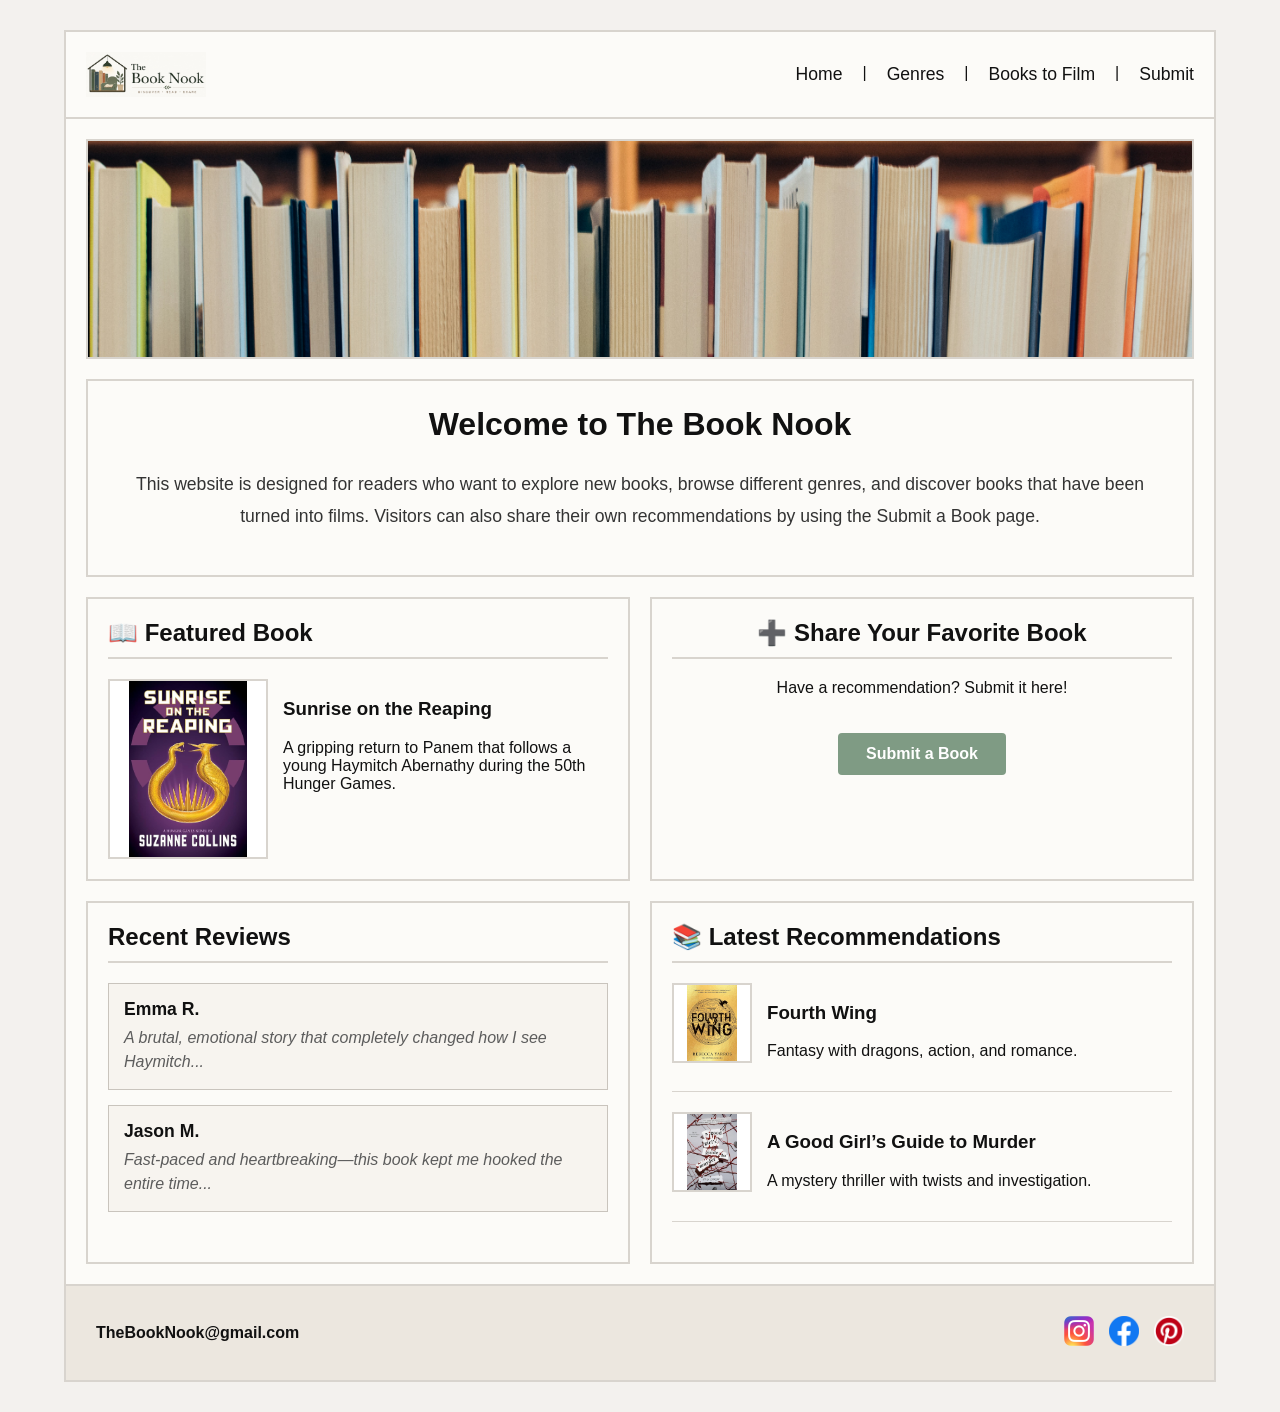
<file: index.html>
<!DOCTYPE html>
<html lang="en">
<head>
    <meta charset="UTF-8">
    <meta name="viewport" content="width=device-width, initial-scale=1.0">
    <title>TheBookNook :: Genres</title>
    <link rel="stylesheet" href="style.css">
</head>

<body>
<div id="wrapper">

    <header>
        <div class="logo">
    <a href="index.html">
        <img src="logo.jpeg" alt="The Book Nook logo">
    </a>
</div>

        <nav>
            <ul>
                <li><a href="index.html">Home</a></li>
                <li>|</li>
                <li><a href="genres.html">Genres</a></li>
                <li>|</li>
                <li><a href="books-to-film.html">Books to Film</a></li>
                <li>|</li>
                <li><a href="submit.html">Submit</a></li>
            </ul>
        </nav>
    </header>

    <div class="banner">
        <img src="main.jpg" alt="Book banner">
    </div>

    <section class="welcome">
        <h2>Welcome to The Book Nook</h2>
        <p>
            This website is designed for readers who want to explore new books, browse different
            genres, and discover books that have been turned into films. Visitors can also share
            their own recommendations by using the Submit a Book page.
        </p>
    </section>

    <main class="main-grid">

        <section class="card featured-book">
            <h2>📖 Featured Book</h2>
            <div class="featured-content">
                <div class="book-image">
                    <img src="sunrise.jpg" alt="Sunrise on the Reaping">
                </div>
                <div>
                    <h3>Sunrise on the Reaping</h3>
                    <p>
                        A gripping return to Panem that follows a young Haymitch Abernathy during
                        the 50th Hunger Games.
                    </p>
                </div>
            </div>
        </section>

        <section class="card share-book">
            <h2>➕ Share Your Favorite Book</h2>
            <p>Have a recommendation? Submit it here!</p>
            <a class="button" href="submit.html">Submit a Book</a>
        </section>

        <section class="card reviews">
            <h2>Recent Reviews</h2>

            <div class="review-box">
                <button class="review-toggle">
                    <span class="review-title">Emma R.</span>
                    <span class="review-preview">
                        A brutal, emotional story that completely changed how I see Haymitch...
                    </span>
                </button>
                <div class="review-text">
                    A brutal, emotional story that completely changed how I see Haymitch.
                    Definitely one of the strongest books in the series.
                </div>
            </div>

            <div class="review-box">
                <button class="review-toggle">
                    <span class="review-title">Jason M.</span>
                    <span class="review-preview">
                        Fast-paced and heartbreaking—this book kept me hooked the entire time...
                    </span>
                </button>
                <div class="review-text">
                    Fast-paced and heartbreaking—this book kept me hooked the entire time.
                    Highly recommend.
                </div>
            </div>
        </section>

        <section class="card latest-recommendations">
            <h2>📚 Latest Recommendations</h2>

            <div class="recommendation">
                <div class="small-image">
                    <img src="wing.jpg" alt="Fourth Wing">
                </div>
                <div>
                    <h3>Fourth Wing</h3>
                    <p>Fantasy with dragons, action, and romance.</p>
                </div>
            </div>

            <div class="recommendation">
                <div class="small-image">
                    <img src="guide.jpg" alt="A Good Girl’s Guide to Murder">
                </div>
                <div>
                    <h3>A Good Girl’s Guide to Murder</h3>
                    <p>A mystery thriller with twists and investigation.</p>
                </div>
            </div>

        </section>

    </main>

    <!-- ✅ UPDATED FOOTER -->
    <footer>

        <!-- LEFT: EMAIL -->
        <div class="footer-email">
            <a href="mailto:TheBookNook@gmail.com">TheBookNook@gmail.com</a>
        </div>


        <!-- RIGHT: SOCIAL ICONS -->
        <div class="social-icons">
            <a href="https://www.instagram.com" target="_blank">
                <img src="instagram.png" alt="Instagram">
            </a>

            <a href="https://www.facebook.com" target="_blank">
                <img src="facebook.png" alt="Facebook">
            </a>

            <a href="https://www.pinterest.com" target="_blank">
                <img src="pinterest.png" alt="Pinterest">
            </a>
        </div>

    </footer>

</div>

<script src="script.js"></script>
</body>
</html>
</file>
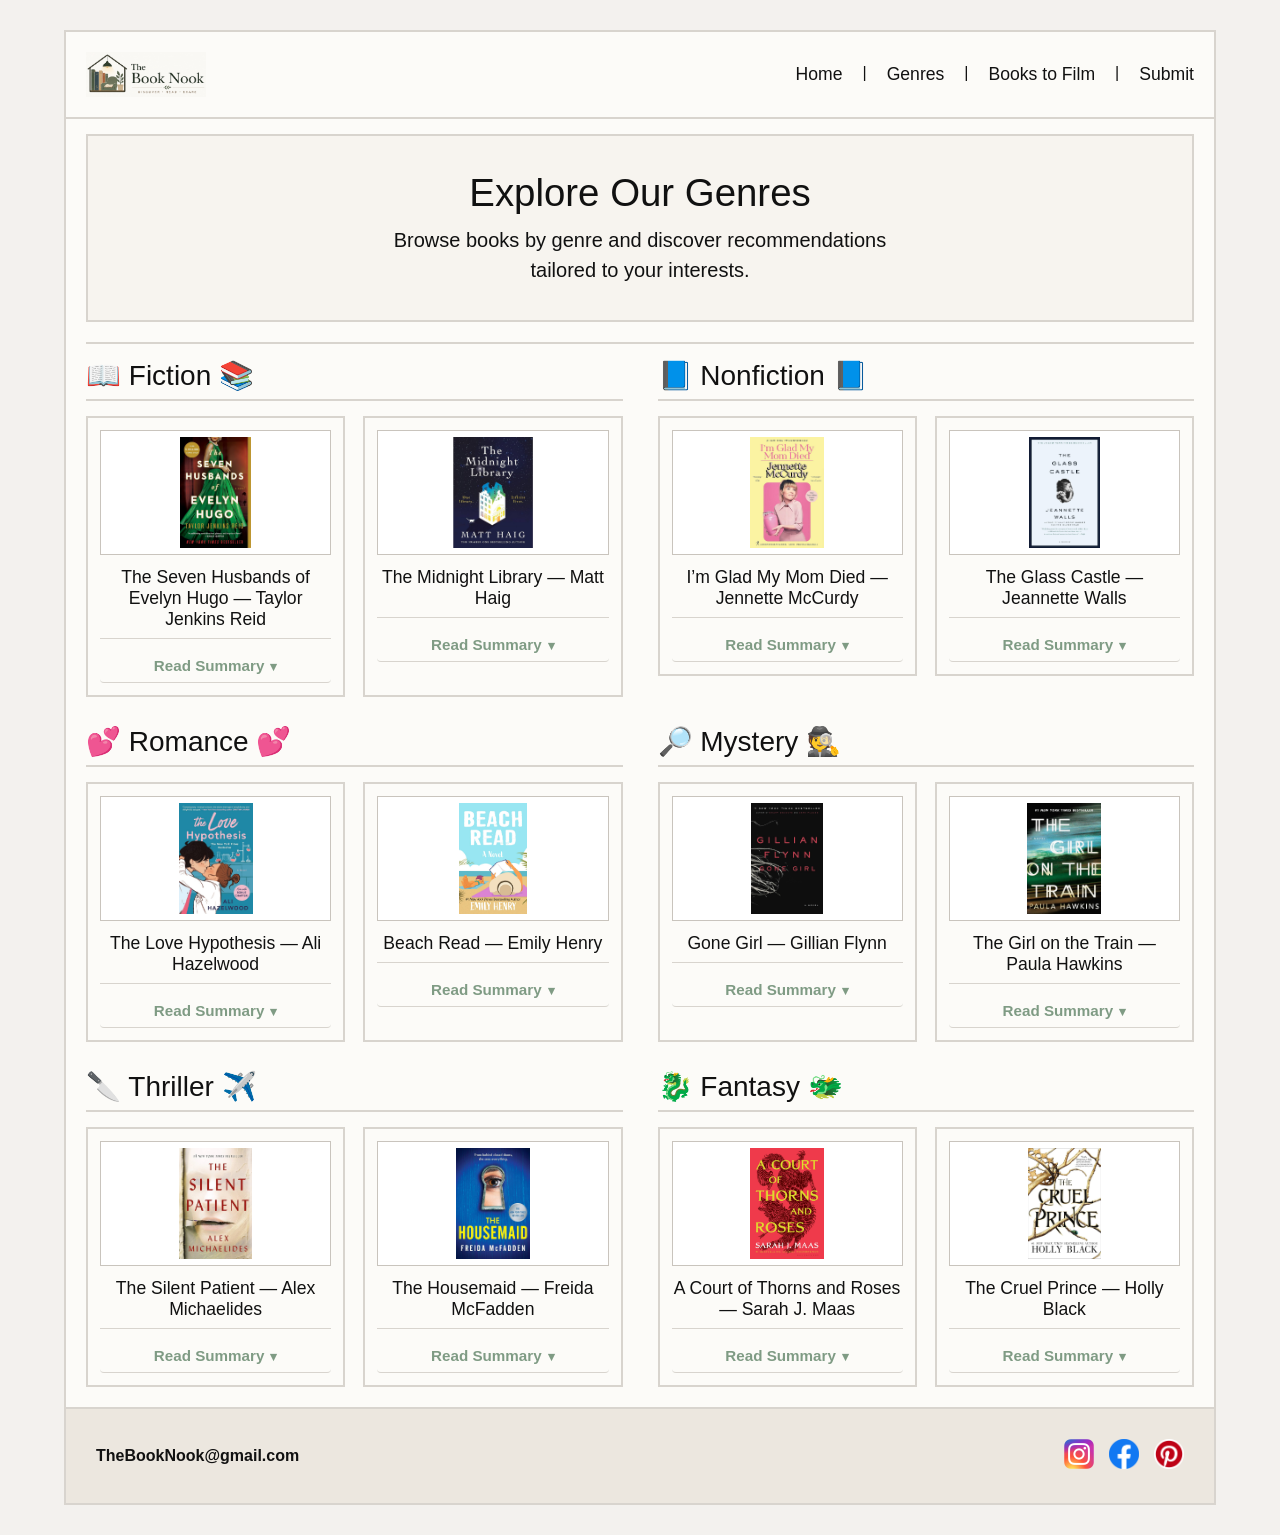
<file: genres.html>
<!DOCTYPE html>
<html lang="en">
<head>
    <meta charset="UTF-8">
    <meta name="viewport" content="width=device-width, initial-scale=1.0">
    <title>TheBookNook :: Genres</title>
    <link rel="stylesheet" href="style.css">
</head>

<body>
<div id="wrapper">

    <header>
        <div class="logo">
    <a href="index.html">
        <img src="logo.jpeg" alt="The Book Nook logo">
    </a>
</div>

        <nav>
            <ul>
                <li><a href="index.html">Home</a></li>
                <li>|</li>
                <li><a href="genres.html">Genres</a></li>
                <li>|</li>
                <li><a href="books-to-film.html">Books to Film</a></li>
                <li>|</li>
                <li><a href="submit.html">Submit</a></li>
            </ul>
        </nav>
    </header>

    <section class="wire-hero">
        <h2>Explore Our Genres</h2>
        <p>Browse books by genre and discover recommendations tailored to your interests.</p>
    </section>

    <main class="wire-main">

        <div class="genre-grid">

            <section class="genre-box">
                <h3>📖 Fiction 📚</h3>
                <div class="two-cards">
                    <div class="wire-card">
                        <img src="evelynhugo.jpg" alt="The Seven Husbands of Evelyn Hugo">
                        <h4>The Seven Husbands of Evelyn Hugo — Taylor Jenkins Reid</h4>
                        <details>
                            <summary>Read Summary</summary>
                            <p>A reclusive Hollywood icon finally tells the truth about her glamorous and scandalous life. Through a series of interviews, Evelyn reveals the secrets behind her seven marriages and the sacrifices she made for fame. As her story unfolds, deeper truths about love, identity, and ambition come to light.</p>
                        </details>
                    </div>

                    <div class="wire-card">
                        <img src="midnightlibrary.jpg" alt="The Midnight Library">
                        <h4>The Midnight Library — Matt Haig</h4>
                        <details>
                            <summary>Read Summary</summary>
                            <p>Nora Seed finds herself in a mysterious library between life and death. Each book allows her to explore a different version of her life based on choices she could have made. As she experiences alternate realities, she begins to understand regret, purpose, and what makes life meaningful.</p>
                        </details>
                    </div>
                </div>
            </section>

            <section class="genre-box">
                <h3>📘 Nonfiction 📘</h3>
                <div class="two-cards">
                    <div class="wire-card">
                        <img src="glad-my-mom-died.jpg" alt="I'm Glad My Mom Died">
                        <h4>I’m Glad My Mom Died — Jennette McCurdy</h4>
                        <details>
                            <summary>Read Summary</summary>
                            <p>Jennette McCurdy shares her experience growing up as a child actor under intense pressure from her mother. She opens up about struggles with identity, eating disorders, and the loss of her childhood. The memoir is honest, emotional, and focused on healing.</p>
                        </details>
                    </div>

                    <div class="wire-card">
                        <img src="glass-castle.jpg" alt="The Glass Castle">
                        <h4>The Glass Castle — Jeannette Walls</h4>
                        <details>
                            <summary>Read Summary</summary>
                            <p>Jeannette Walls tells the story of her unconventional and difficult childhood. Raised by flawed but charismatic parents, she faced poverty, instability, and neglect. Her memoir highlights resilience, survival, and the complicated love within families.</p>
                        </details>
                    </div>
                </div>
            </section>

            <section class="genre-box">
                <h3>💕 Romance 💕</h3>
                <div class="two-cards">
                    <div class="wire-card">
                        <img src="love-hypothesis.jpg" alt="The Love Hypothesis">
                        <h4>The Love Hypothesis — Ali Hazelwood</h4>
                        <details>
                            <summary>Read Summary</summary>
                            <p>Olive, a PhD student, enters a fake relationship with a professor to convince her friends she has moved on. What starts as a simple arrangement slowly becomes more real. The story blends humor, academia, and heartfelt romance.</p>
                        </details>
                    </div>

                    <div class="wire-card">
                        <img src="beach-read.jpeg" alt="Beach Read">
                        <h4>Beach Read — Emily Henry</h4>
                        <details>
                            <summary>Read Summary</summary>
                            <p>Two writers with writer’s block become neighbors for the summer. They challenge each other to swap genres and step outside their comfort zones. As their rivalry softens, they build a deeper emotional connection.</p>
                        </details>
                    </div>
                </div>
            </section>

            <section class="genre-box">
                <h3>🔎 Mystery 🕵️</h3>
                <div class="two-cards">
                    <div class="wire-card">
                        <img src="gone-girl.jpg" alt="Gone Girl">
                        <h4>Gone Girl — Gillian Flynn</h4>
                        <details>
                            <summary>Read Summary</summary>
                            <p>When Amy Dunne goes missing, suspicion quickly falls on her husband, Nick. As the investigation unfolds, secrets and lies from their marriage begin to surface. The story is dark, twisty, and full of deception.</p>
                        </details>
                    </div>

                    <div class="wire-card">
                        <img src="the-girl-on-the-train.jpg" alt="The Girl on the Train">
                        <h4>The Girl on the Train — Paula Hawkins</h4>
                        <details>
                            <summary>Read Summary</summary>
                            <p>Rachel watches the same couple from her train every day and imagines their perfect life. When the woman disappears, Rachel becomes involved in the investigation. Her memory gaps make the truth even harder to uncover.</p>
                        </details>
                    </div>
                </div>
            </section>

            <section class="genre-box">
                <h3>🔪 Thriller ✈️</h3>
                <div class="two-cards">
                    <div class="wire-card">
                        <img src="silent-patient.jpg" alt="The Silent Patient">
                        <h4>The Silent Patient — Alex Michaelides</h4>
                        <details>
                            <summary>Read Summary</summary>
                            <p>Alicia Berenson is accused of murdering her husband and then stops speaking entirely. A psychotherapist becomes obsessed with uncovering her motive. As he digs into her past, disturbing truths begin to appear.</p>
                        </details>
                    </div>

                    <div class="wire-card">
                        <img src="housemaid.jpg" alt="The Housemaid">
                        <h4>The Housemaid — Freida McFadden</h4>
                        <details>
                            <summary>Read Summary</summary>
                            <p>A woman takes a live-in housemaid job hoping for a fresh start. The job quickly becomes unsettling as strange rules and behaviors appear. The longer she stays, the more dangerous the house feels.</p>
                        </details>
                    </div>
                </div>
            </section>

            <section class="genre-box">
                <h3>🐉 Fantasy 🐲</h3>
                <div class="two-cards">
                    <div class="wire-card">
                        <img src="court.jpg" alt="A Court of Thorns and Roses">
                        <h4>A Court of Thorns and Roses — Sarah J. Maas</h4>
                        <details>
                            <summary>Read Summary</summary>
                            <p>Feyre, a human hunter, is taken to a magical fae land after killing a wolf. She discovers secrets about the fae world and the danger threatening it. The story mixes fantasy, romance, and adventure.</p>
                        </details>
                    </div>

                    <div class="wire-card">
                        <img src="cruel-prince.jpg" alt="The Cruel Prince">
                        <h4>The Cruel Prince — Holly Black</h4>
                        <details>
                            <summary>Read Summary</summary>
                            <p>Jude, a human girl, is raised in the dangerous High Court of Faerie. Determined to gain power, she becomes involved in court politics and betrayal. Her rivalry with Prince Cardan makes the story tense and exciting.</p>
                        </details>
                    </div>
                </div>
            </section>

        </div>
    </main>

    <!-- ✅ UPDATED FOOTER -->
    <footer>

        <!-- LEFT: EMAIL -->
        <div class="footer-email">
            <a href="mailto:TheBookNook@gmail.com">TheBookNook@gmail.com</a>
        </div>

      

        <!-- RIGHT: SOCIAL ICONS -->
        <div class="social-icons">
            <a href="https://www.instagram.com" target="_blank">
                <img src="instagram.png" alt="Instagram">
            </a>

            <a href="https://www.facebook.com" target="_blank">
                <img src="facebook.png" alt="Facebook">
            </a>

            <a href="https://www.pinterest.com" target="_blank">
                <img src="pinterest.png" alt="Pinterest">
            </a>
        </div>

    </footer>

</div>

<script src="script.js"></script>
</body>
</html>
</file>
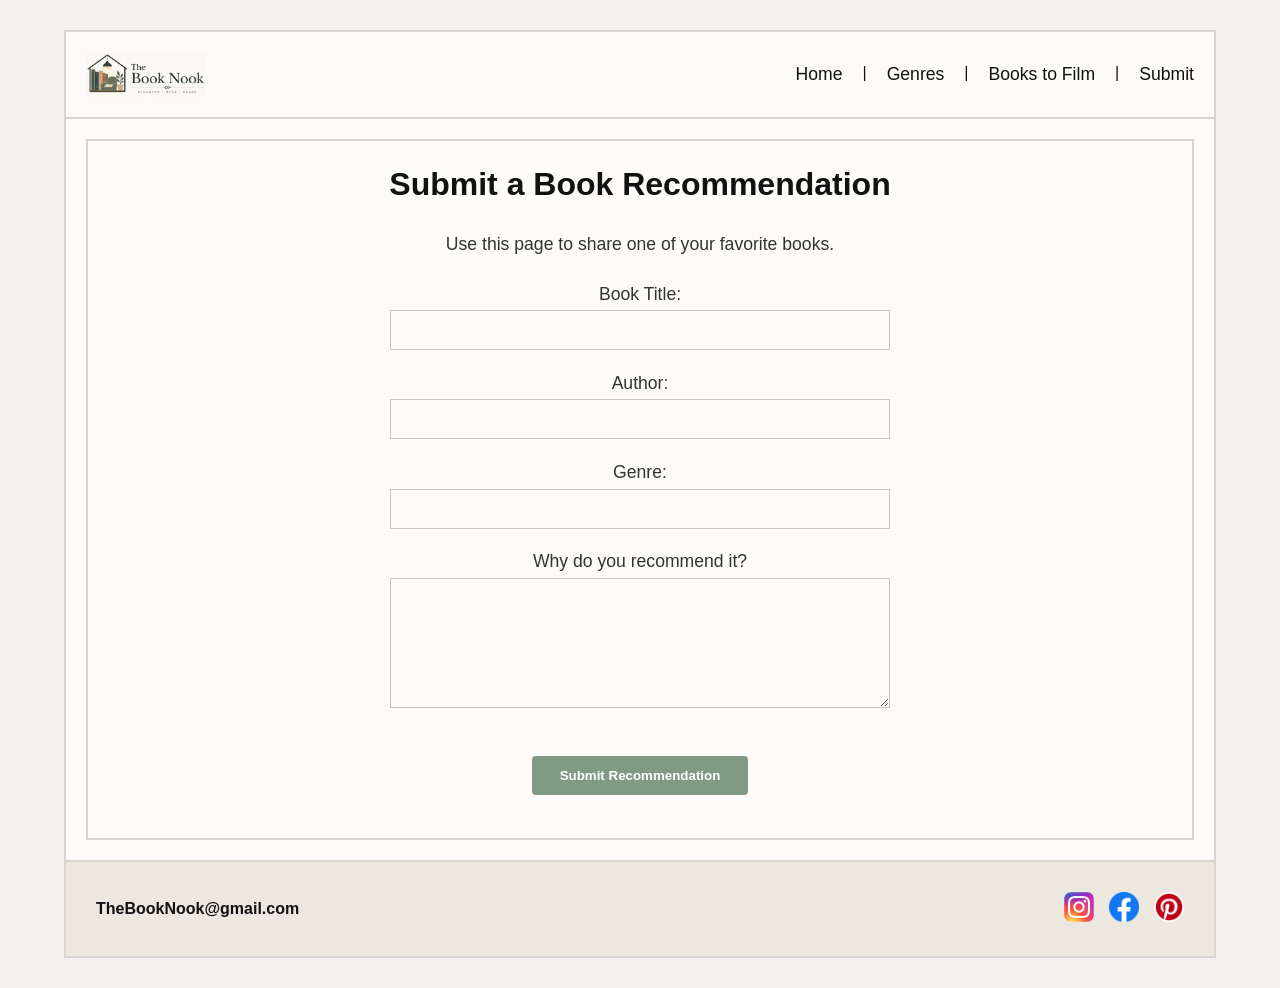
<file: submit.html>
<!DOCTYPE html>
<html lang="en">
<head>
    <meta charset="UTF-8">
    <meta name="viewport" content="width=device-width, initial-scale=1.0">
    <title>TheBookNook :: Genres</title>
    <link rel="stylesheet" href="style.css">
</head>

<body>
<div id="wrapper">

    <header>
        <div class="logo">
    <a href="index.html">
        <img src="logo.jpeg" alt="The Book Nook logo">
    </a>
</div>

        <nav>
            <ul>
                <li><a href="index.html">Home</a></li>
                <li>|</li>
                <li><a href="genres.html">Genres</a></li>
                <li>|</li>
                <li><a href="books-to-film.html">Books to Film</a></li>
                <li>|</li>
                <li><a href="submit.html">Submit</a></li>
            </ul>
        </nav>
    </header>

        <section class="welcome">
            <h2>Submit a Book Recommendation</h2>
            <p>Use this page to share one of your favorite books.</p>

            <form>
                <p>
                    <label for="title">Book Title:</label><br>
                    <input type="text" id="title" name="title" size="40">
                </p>

                <p>
                    <label for="author">Author:</label><br>
                    <input type="text" id="author" name="author" size="40">
                </p>

                <p>
                    <label for="genre">Genre:</label><br>
                    <input type="text" id="genre" name="genre" size="40">
                </p>

                <p>
                    <label for="reason">Why do you recommend it?</label><br>
                    <textarea id="reason" name="reason" rows="6" cols="50"></textarea>
                </p>

                <p>
                    <input class="button" type="submit" value="Submit Recommendation">
                </p>
            </form>
        </section>

       <!-- ✅ UPDATED FOOTER -->
    <footer>

        <!-- LEFT: EMAIL -->
        <div class="footer-email">
            <a href="mailto:TheBookNook@gmail.com">TheBookNook@gmail.com</a>
        </div>

       

        <!-- RIGHT: SOCIAL ICONS -->
        <div class="social-icons">
            <a href="https://www.instagram.com" target="_blank">
                <img src="instagram.png" alt="Instagram">
            </a>

            <a href="https://www.facebook.com" target="_blank">
                <img src="facebook.png" alt="Facebook">
            </a>

            <a href="https://www.pinterest.com" target="_blank">
                <img src="pinterest.png" alt="Pinterest">
            </a>
        </div>

    </footer>

</div>

<script src="script.js"></script>
</body>
</html>
</file>
<file: style.css>
* {
    box-sizing: border-box;
}

body {
    margin: 0;
    font-family: Arial, Helvetica, sans-serif;
    background-color: #f3f1ee;
    color: #111111;
}

#wrapper {
    width: 90%;
    max-width: 1200px;
    margin: 30px auto;
    background-color: #fcfbf8;
    border: 2px solid #d8d4ce;
}

header {
    display: flex;
    justify-content: space-between;
    align-items: center;
    padding: 20px;
    border-bottom: 2px solid #d8d4ce;
    background-color: #fcfbf8;
}

.logo img {
    height: 60px;  
    width: auto;
    display: block;
}

nav ul {
    list-style-type: none;
    margin: 0;
    padding: 0;
    display: flex;
    gap: 20px;
    flex-wrap: wrap;
}

nav a {
    text-decoration: none;
    color: #111111;
    font-size: 1.1rem;
    transition: 0.3s;
}

nav a:hover {
    color: #7f9b84;
}

/* Banner image */
.banner {
    margin: 20px;
    border: 2px solid #d8d4ce;
    height: 220px;
    overflow: hidden;
}

.banner img {
    width: 100%;
    height: 100%;
    object-fit: cover;
    display: block;
}

.welcome {
    margin: 20px;
    padding: 25px;
    border: 2px solid #d8d4ce;
    text-align: center;
    background-color: #fcfbf8;
}

.welcome h2 {
    margin-top: 0;
    font-size: 2rem;
    color: #111111;
}

.welcome p {
    line-height: 1.8;
    font-size: 1.1rem;
    color: #333333;
}

.main-grid {
    display: grid;
    grid-template-columns: 1fr 1fr;
    gap: 20px;
    margin: 20px;
}

.card {
    border: 2px solid #d8d4ce;
    padding: 20px;
    background-color: #fcfbf8;
}

.card h2 {
    margin-top: 0;
    border-bottom: 2px solid #d8d4ce;
    padding-bottom: 10px;
    color: #111111;
}

.featured-content,
.recommendation {
    display: flex;
    gap: 15px;
    align-items: flex-start;
}

/* Book image containers */
.book-image,
.small-image {
    border: 2px solid #d8d4ce;
    background-color: #ffffff;
    display: flex;
    justify-content: center;
    align-items: center;
}

/* Sizes */
.book-image {
    width: 160px;
    height: 180px;
    flex-shrink: 0;
}

.small-image {
    width: 80px;
    height: 80px;
    flex-shrink: 0;
}

/* Make FULL image show */
.book-image img,
.small-image img {
    width: 100%;
    height: 100%;
    object-fit: contain;
    display: block;
}

.share-book {
    text-align: center;
}

.button {
    display: inline-block;
    margin-top: 20px;
    padding: 12px 28px;
    background-color: #7f9b84;
    color: #ffffff;
    text-decoration: none;
    border-radius: 4px;
    font-weight: bold;
    border: none;
    cursor: pointer;
    transition: 0.3s;
}

.button:hover {
    background-color: #6f8a73;
}

/* Reviews */
.reviews {
    background-color: #fcfbf8;
}

.review-box {
    border: 1px solid #c9c4bd;
    margin-bottom: 15px;
    background-color: #f7f4ef;
}

.review-toggle {
    width: 100%;
    background-color: #f7f4ef;
    border: none;
    text-align: left;
    padding: 15px;
    cursor: pointer;
    font: inherit;
    color: #111111;
}

.review-toggle:hover {
    background-color: #e7ece8;
}

.review-title {
    display: block;
    font-size: 1.1rem;
    font-weight: bold;
    margin-bottom: 6px;
}

.review-preview {
    display: block;
    color: #5c5c5c;
    font-style: italic;
    line-height: 1.5;
}

.review-text {
    display: none;
    padding: 10px 15px 15px 15px;
    line-height: 1.6;
    color: #333333;
    border-top: 1px solid #d8d4ce;
}

.review-box.active .review-text {
    display: block;
}

/* Recommendations */
.latest-recommendations .recommendation {
    margin-bottom: 20px;
    padding-bottom: 15px;
    border-bottom: 1px solid #d8d4ce;
}

/* Footer */
footer {
    display: flex;
    justify-content: space-around;
    padding: 20px;
    border-top: 2px solid #d8d4ce;
    margin-top: 20px;
    flex-wrap: wrap;
    gap: 15px;
    background-color: #ece7df;
    color: #111111;
}

/* Forms */
input[type="text"],
textarea {
    width: 100%;
    max-width: 500px;
    padding: 10px;
    border: 1px solid #c9c4bd;
    background-color: #fcfbf8;
    font-family: Arial, Helvetica, sans-serif;
    font-size: 1rem;
}

input[type="text"]:focus,
textarea:focus {
    outline: 2px solid #a9b4bf;
    border-color: #a9b4bf;
}

/* Responsive */
@media (max-width: 900px) {
    header {
        flex-direction: column;
        gap: 15px;
    }

    .main-grid {
        grid-template-columns: 1fr;
    }

    .featured-content,
    .recommendation {
        flex-direction: column;
    }

    .book-image,
    .small-image {
        width: 100%;
    }
}
/* Wireframe Pages */

.logo h1 {
    margin: 0;
    font-size: 1.8rem;
    color: #111111;
}

.wire-hero {
    margin: 15px 20px;
    padding: 35px 20px;
    border: 2px solid #d8d4ce;
    background-color: #f7f4ef;
    text-align: center;
}

.wire-hero h2 {
    margin: 0;
    font-size: 2.4rem;
    font-weight: normal;
}

.wire-hero p {
    max-width: 560px;
    margin: 10px auto 0;
    font-size: 1.25rem;
    line-height: 1.5;
}

.film-hero {
    position: relative;
    overflow: hidden;
}

.film-hero::before {
    content: "🎞️";
    position: absolute;
    left: 35px;
    bottom: 15px;
    font-size: 5rem;
    opacity: 0.25;
}

.film-hero::after {
    content: "🎬";
    position: absolute;
    right: 45px;
    bottom: 15px;
    font-size: 5rem;
    opacity: 0.25;
}

.wire-main {
    margin: 20px;
    padding-top: 15px;
    border-top: 2px solid #d8d4ce;
}

.wire-title {
    margin: 0 0 25px;
    padding: 13px;
    border: 2px solid #d8d4ce;
    text-align: center;
    font-size: 2rem;
    font-weight: normal;
}

.genre-grid {
    display: grid;
    grid-template-columns: 1fr 1fr;
    column-gap: 35px;
    row-gap: 28px;
}

.genre-box h3,
.film-box h3 {
    margin: 0 0 15px;
    padding-bottom: 7px;
    border-bottom: 2px solid #d8d4ce;
    font-size: 1.75rem;
    font-weight: normal;
}

.two-cards {
    display: grid;
    grid-template-columns: 1fr 1fr;
    gap: 18px;
}

.three-cards {
    display: grid;
    grid-template-columns: repeat(3, 1fr);
    gap: 22px;
}

.wire-card {
    border: 2px solid #d8d4ce;
    background-color: #fcfbf8;
    text-align: center;
    padding: 12px;
}

.wire-card img {
    width: 100%;
    height: 125px;
    object-fit: contain;
    display: block;
    border: 1px solid #c9c4bd;
    background-color: #ffffff;
    padding: 6px;
}

.wire-card h4 {
    margin: 10px 0 6px;
    padding-bottom: 8px;
    border-bottom: 1px solid #d8d4ce;
    font-size: 1.1rem;
    font-weight: normal;
}

.wire-card p {
    margin: 0;
    color: #7f9b84;
    font-size: 1rem;
}

.film-box {
    margin-bottom: 30px;
}

.film-card img {
    height: 135px;
}

.film-card p {
    color: #333333;
    line-height: 1.4;
    font-size: 0.95rem;
}

/* Mobile version */

@media (max-width: 900px) {
    .genre-grid,
    .two-cards,
    .three-cards {
        grid-template-columns: 1fr;
    }

    .wire-hero h2 {
        font-size: 2rem;
    }

    .film-hero::before,
    .film-hero::after {
        display: none;
    }
}
.wire-card h4 {
    margin: 12px 0 0;
}
details {
    margin-top: 10px;
    text-align: left;
}

summary {
    cursor: pointer;
    background-color: #7f9b84;
    color: #ffffff;
    padding: 8px;
    border-radius: 4px;
    font-weight: bold;
    text-align: center;
}

summary:hover {
    background-color: #6f8a73;
}

details p {
    margin: 10px 0 0;
    padding: 10px;
    border: 1px solid #d8d4ce;
    background-color: #f7f4ef;
    color: #333333;
    line-height: 1.5;
    font-size: 0.95rem;
}
/* Dropdown container */
details {
    margin-top: 10px;
    text-align: left;
}

/* Sleek button */
summary {
    cursor: pointer;
    padding: 8px 0;
    font-size: 0.95rem;
    font-weight: 600;
    color: #7f9b84;
    border: none;
    background: none;
    border-bottom: 1px solid #d8d4ce;
    text-align: center;
    transition: all 0.25s ease;
    list-style: none;
}

/* Remove default arrow */
summary::-webkit-details-marker {
    display: none;
}

/* Custom arrow */
summary::after {
    content: "▾";
    margin-left: 6px;
    font-size: 0.8rem;
    transition: transform 0.25s ease;
}

/* Rotate arrow when open */
details[open] summary::after {
    transform: rotate(180deg);
}

/* Hover effect */
summary:hover {
    color: #111111;
    border-bottom: 1px solid #7f9b84;
}

/* Dropdown text */
details p {
    margin: 10px 0 0;
    padding: 10px 0;
    font-size: 0.9rem;
    line-height: 1.5;
    color: #333333;
    border-top: 1px solid #ece7df;
}
/* TABLE OVERALL */
.film-table {
    width: 100%;
    border-collapse: separate;
    border-spacing: 20px; /* space between each column (cards) */
}

/* EACH CELL = CARD */
.film-table td {
    background-color: #fcfbf8;
    border: 2px solid #d8d4ce;
    padding: 15px;
    vertical-align: top;
    text-align: center;
    border-radius: 10px;
    box-shadow: 0 4px 8px rgba(0, 0, 0, 0.08);
}

/* IMAGES */
.film-table img {
    width: 100%;
    max-width: 160px;
    height: auto;
    border-radius: 6px;
    margin-bottom: 10px;
}

/* TITLES */
.film-table h4 {
    margin: 10px 0;
    font-size: 16px;
}

/* SUMMARY DROPDOWN */
.film-table details {
    margin-top: 10px;
    text-align: left;
}

/* SECTION BOX (makes each category stand out) */
.film-box {
    background-color: #fcfbf8;
    border: 2px solid #d8d4ce;
    padding: 20px;
    margin-bottom: 30px;
    border-radius: 12px;
}

/* SECTION HEADINGS */
.film-box h3 {
    text-align: center;
    margin-bottom: 15px;
}
footer {
    display: flex;
    justify-content: space-between;
    align-items: center;
    padding: 30px;
}

.footer-email {
    text-align: left;
}

.footer-email a {
    color: #111111;
    text-decoration: none;
    font-weight: bold;
}

.footer-links {
    text-align: center;
}

.social-icons {
    display: flex;
    gap: 15px;
    justify-content: flex-end;
}

.social-icons img {
    width: 30px;
    height: 30px;
}
header {
    display: flex;
    align-items: center;
    justify-content: space-between;
}

.logo img {
    width: 120px;
    height: auto;
    display: block;
}
</file>
